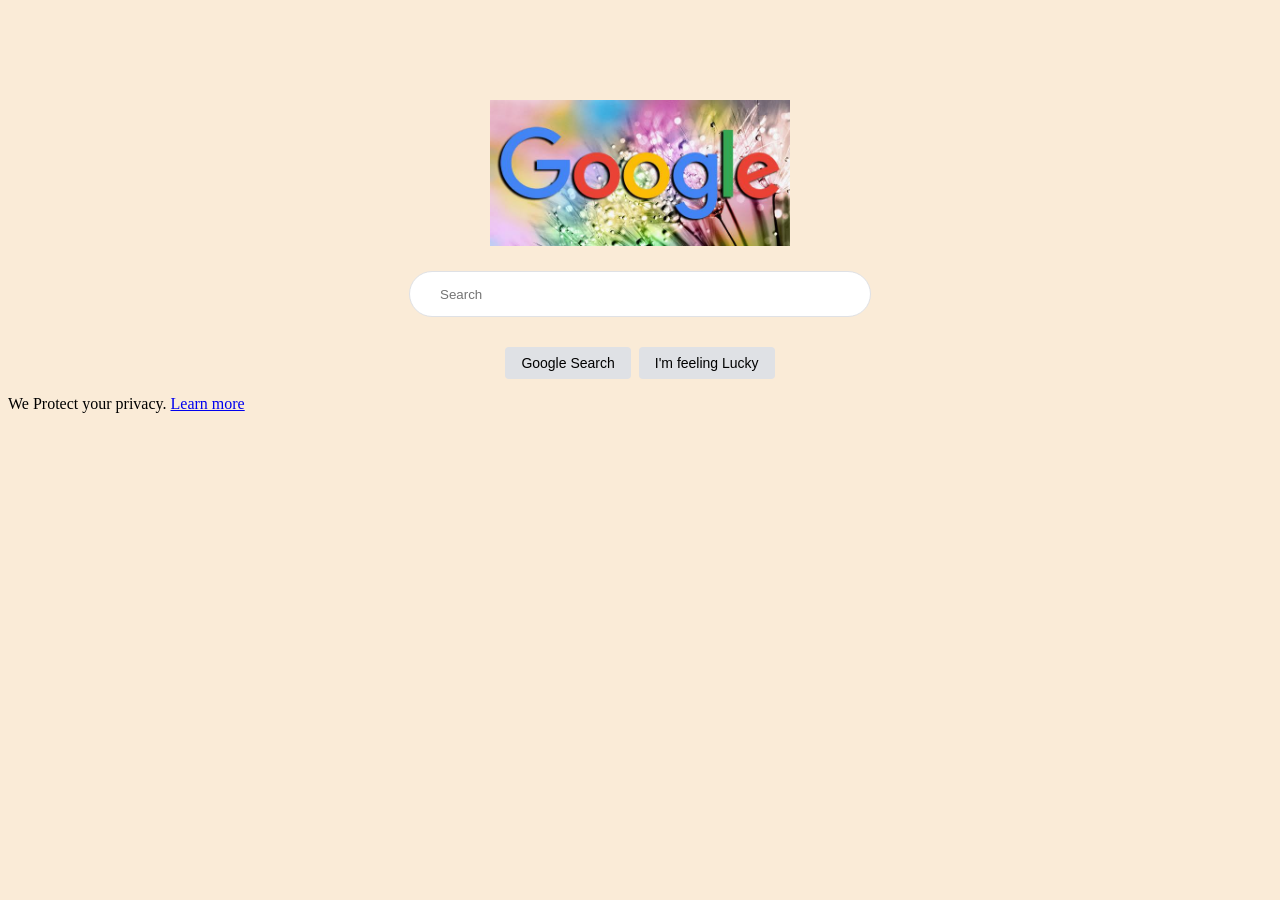
<file: HTML and CSS/2_Google Project/index.html>
<!DOCTYPE html>
<html lang="en">

<head>
    <meta charset="UTF-8">
    <meta name="viewport" content="width=device-width, initial-scale=1.0">
    <title>Document</title>
    <link rel="stylesheet" href="style.css">
</head>

<body>
    <div class="main">
        <img class="logo-img" src="google.jpg" alt="google Img">
        <input class="search-input" type="text" placeholder="Search">
    </div>
    <div class="btn-wrapper">
        <button>Google Search</button>
        <button>I'm feeling Lucky</button>
    </div>

    <p>We Protect your privacy. <a href="#">Learn more</a></p>
</body>

</html>
</file>
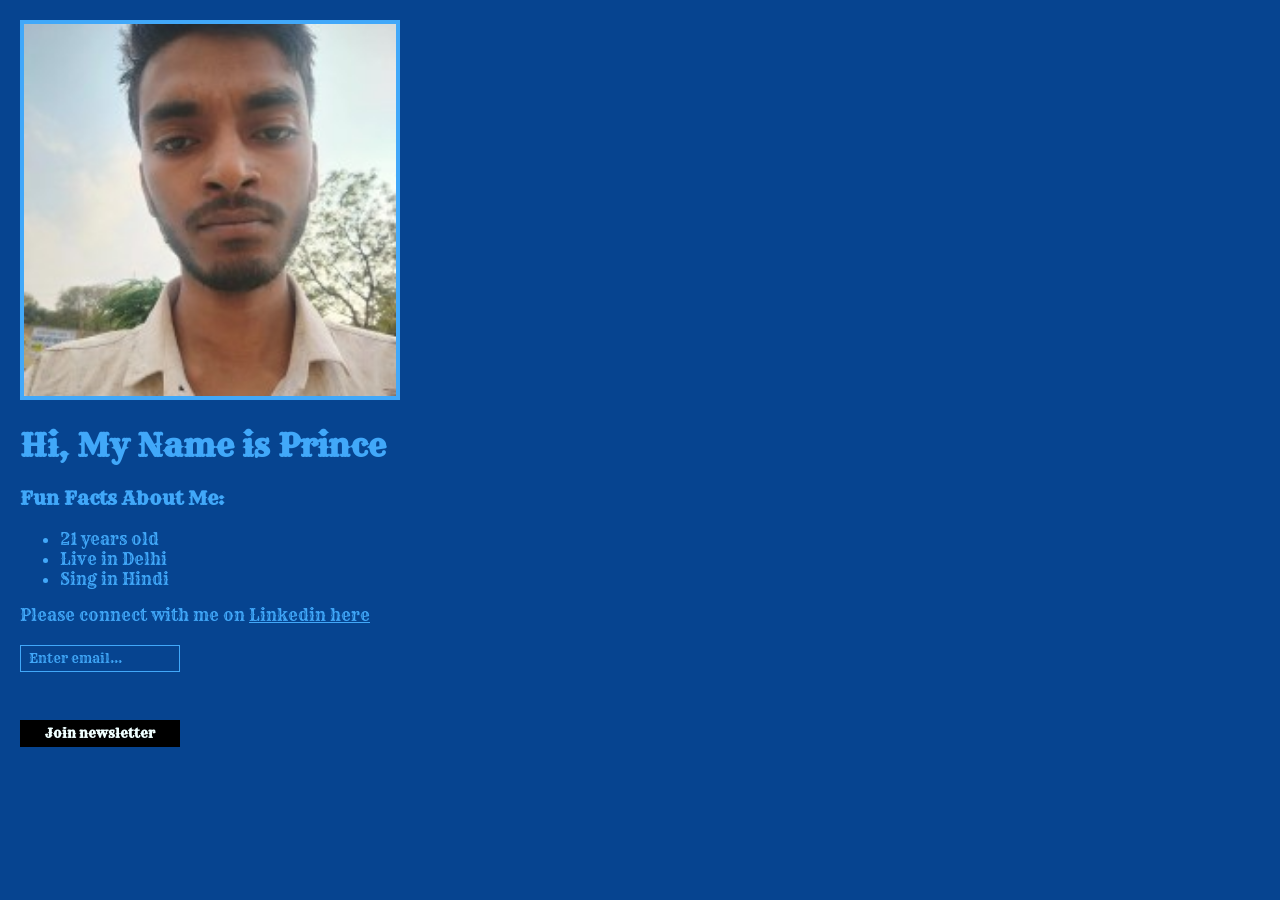
<file: HTML and CSS/3_MySelf/index.html>
<!DOCTYPE html>
<html lang="en">

<head>
    <meta charset="UTF-8">
    <meta name="viewport" content="width=device-width, initial-scale=1.0">
    <title>My Self</title>
    <link rel="stylesheet" href="style.css" />
    <link
        href="https://fonts.googleapis.com/css2?family=Bangers&family=Black+Ops+One&family=Creepster&family=La+Belle+Aurore&family=MedievalSharp&family=Orbitron&family=Rye&display=swap"
        rel="stylesheet">
    <script src="script.js"></script>
</head>

<body>
    <img src="Boss Pic.jpg" alt="Boss Picture">
    <h1>Hi, My Name is Prince</h1>
    <h3>Fun Facts About Me:</h3>
    <ul>
        <li>21 years old</li>
        <li>Live in Delhi</li>
        <li>Sing in Hindi</li>
    </ul>

    <p>Please connect with me on <a href="#" target="_blank">Linkedin here</a></p>

    <input type="text" placeholder="Enter email..."><br><br>
    <button style="background-color: black; color: azure;">Join newsletter</button>

</body>

</html>
</file>
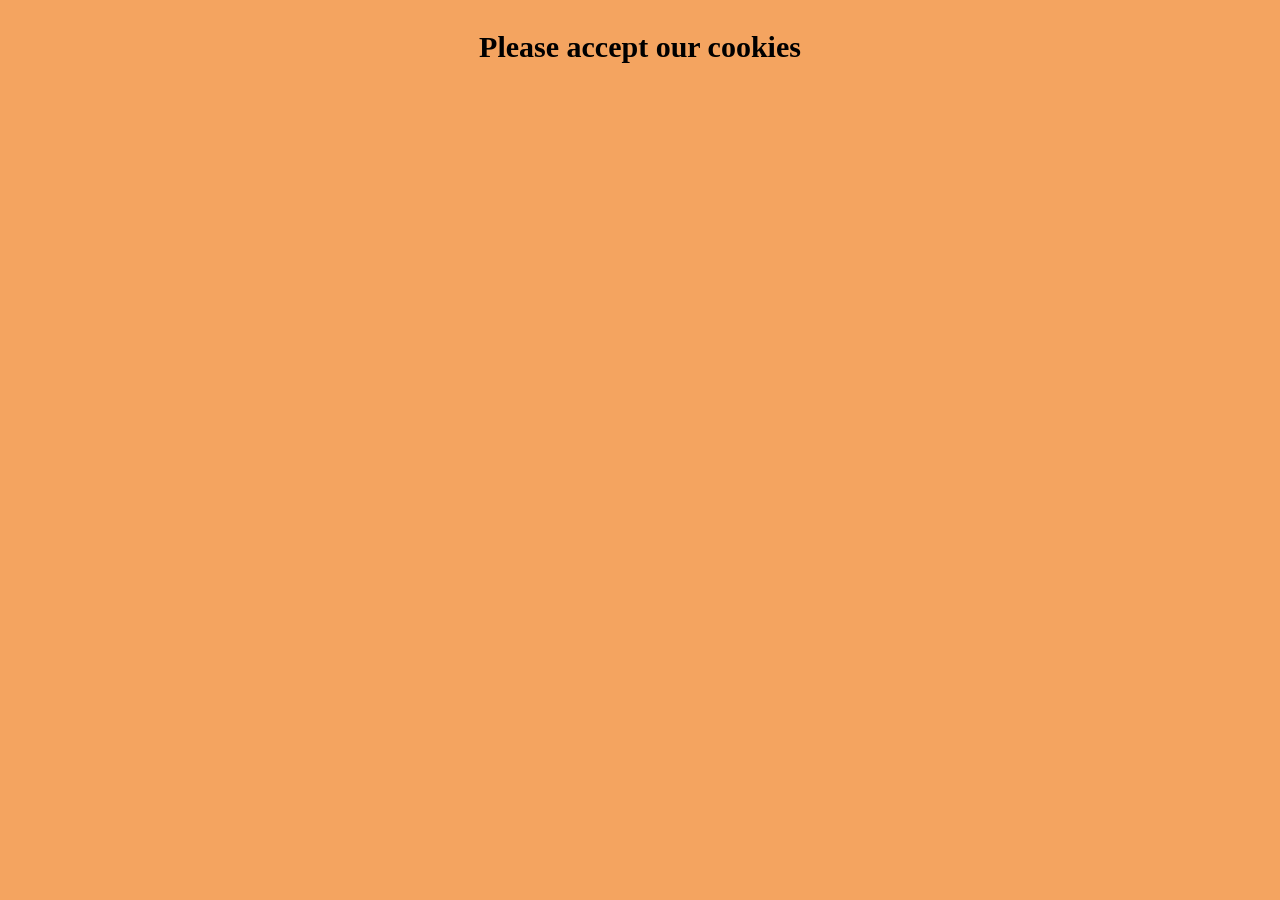
<file: HTML and CSS/4_CSS_Intro/index.html>
<!DOCTYPE html>
<html lang="en">
<head>
    <meta charset="UTF-8">
    <meta name="viewport" content="width=device-width, initial-scale=1.0">
    <title>CSS Intro</title>
    <link rel="stylesheet" href="style.css">
</head>
<body>
    Please accept our cookies
</body>
</html>
</file>
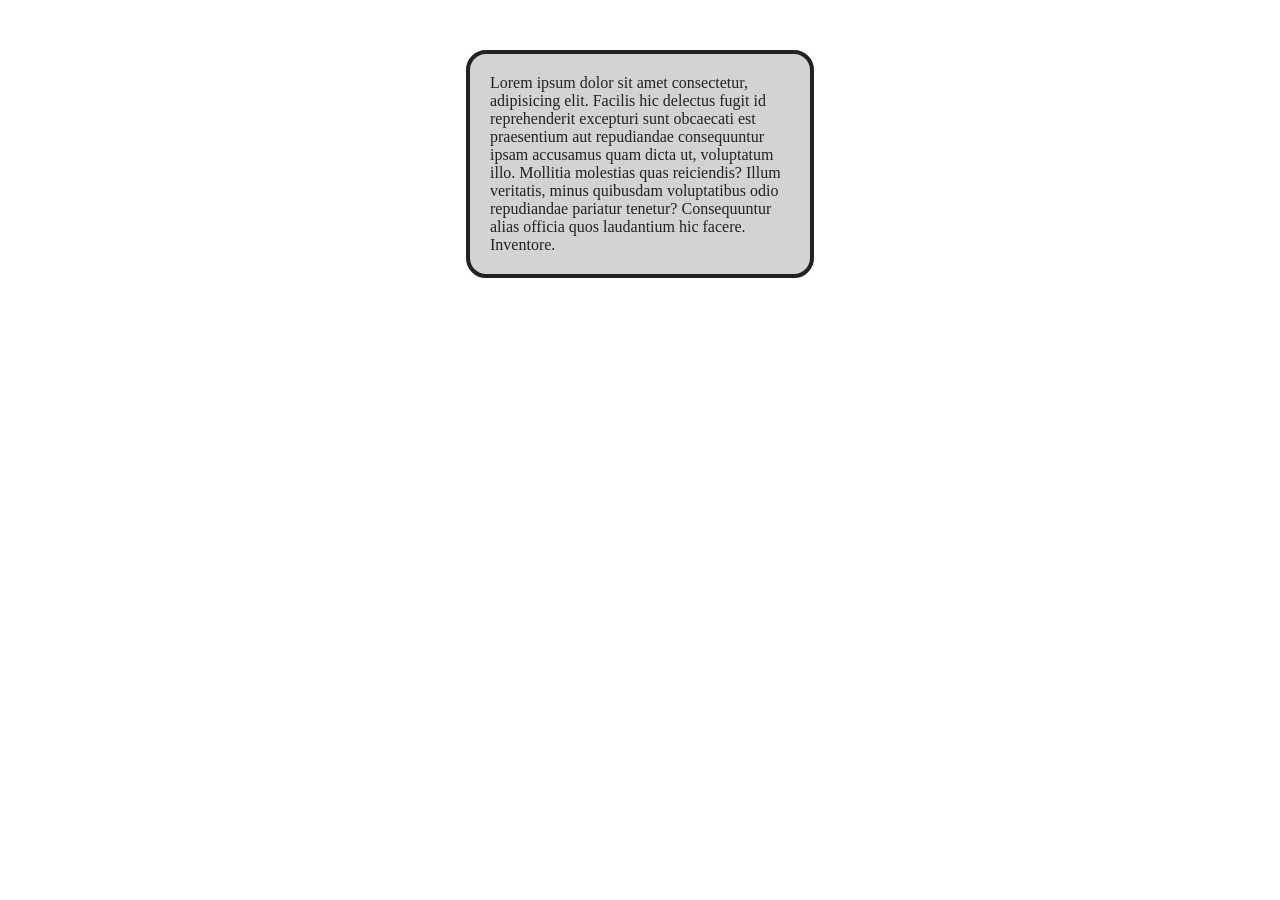
<file: HTML and CSS/6_Border/index.html>
<!DOCTYPE html>
<html lang="en">

<head>
    <meta charset="UTF-8">
    <meta name="viewport" content="width=device-width, initial-scale=1.0">
    <title>Border and Border Radius</title>
    <link rel="stylesheet" href="style.css">
</head>

<body>
    <p class="card">Lorem ipsum dolor sit amet consectetur, adipisicing elit. Facilis hic delectus fugit id reprehenderit excepturi
        sunt obcaecati est praesentium aut repudiandae consequuntur ipsam accusamus quam dicta ut, voluptatum illo.
        Mollitia molestias quas reiciendis? Illum veritatis, minus quibusdam voluptatibus odio repudiandae pariatur
        tenetur? Consequuntur alias officia quos laudantium hic facere. Inventore.</p>
</body>

</html>
</file>
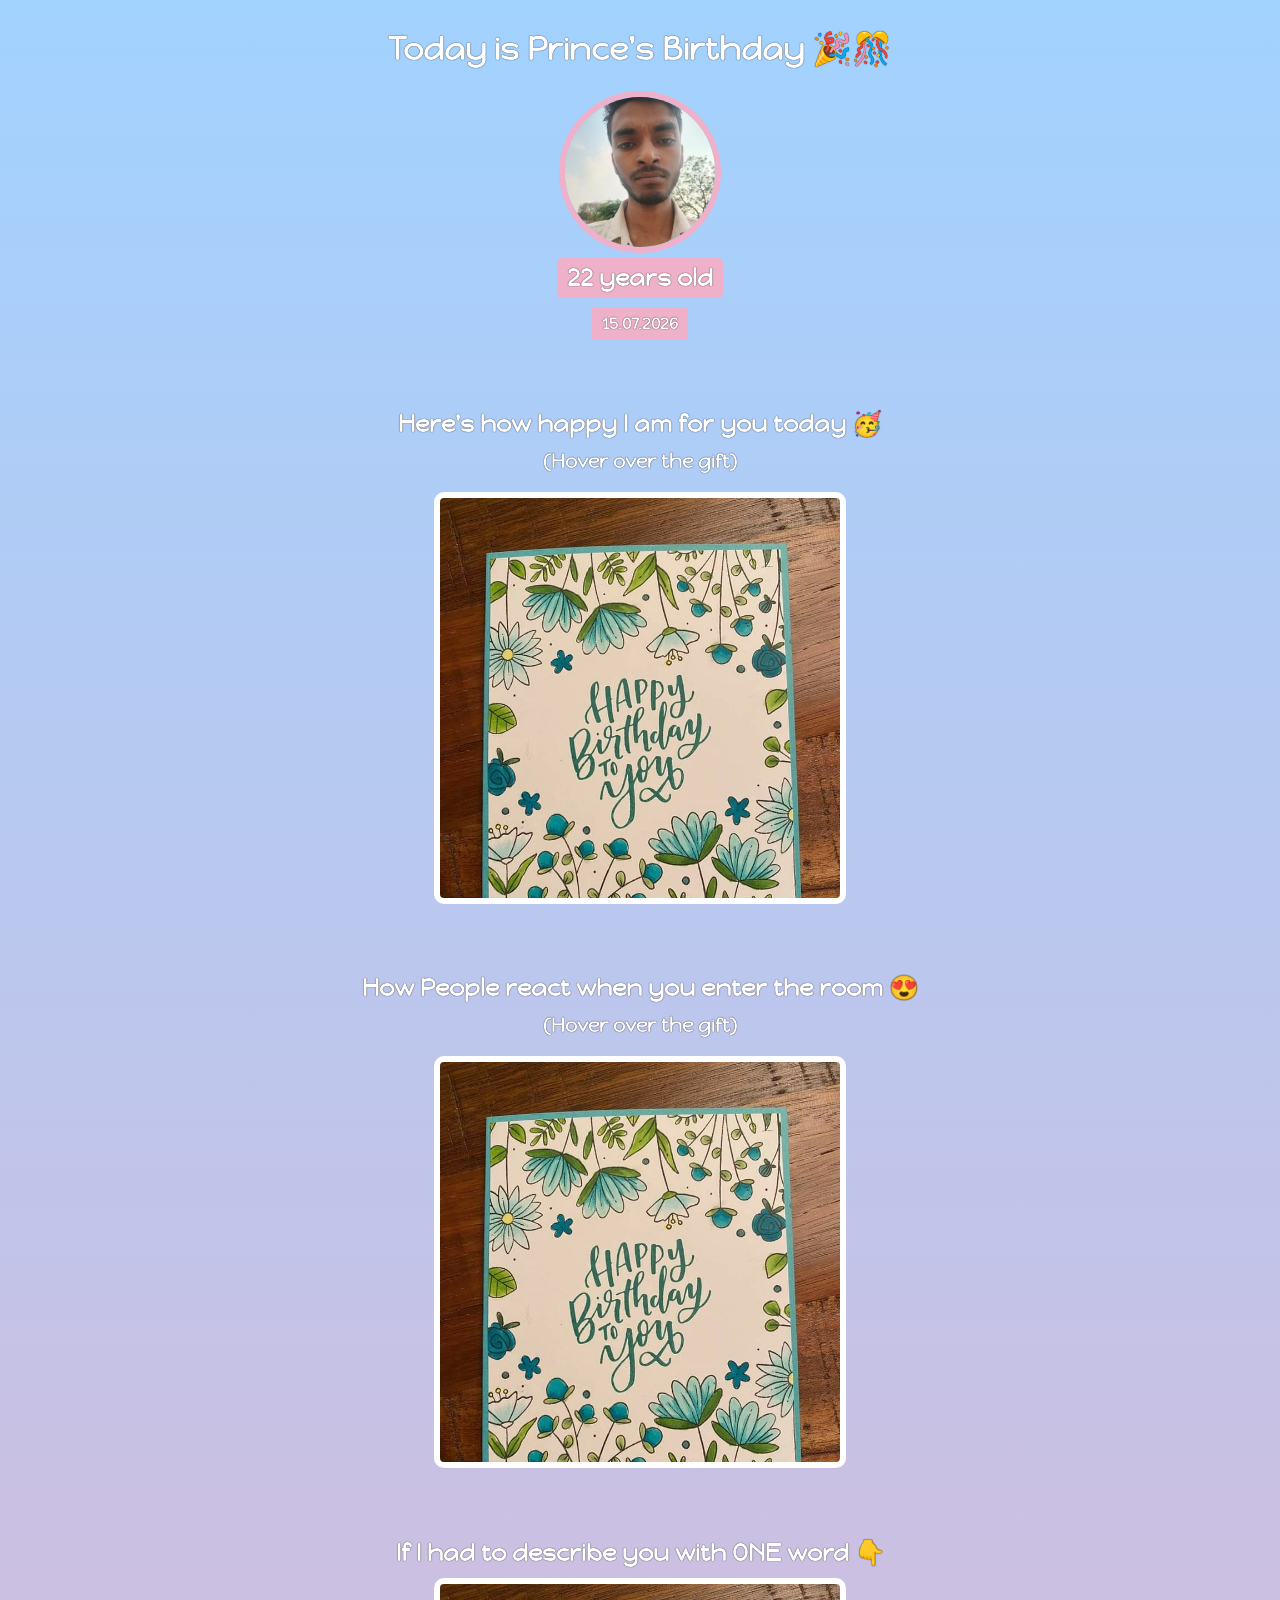
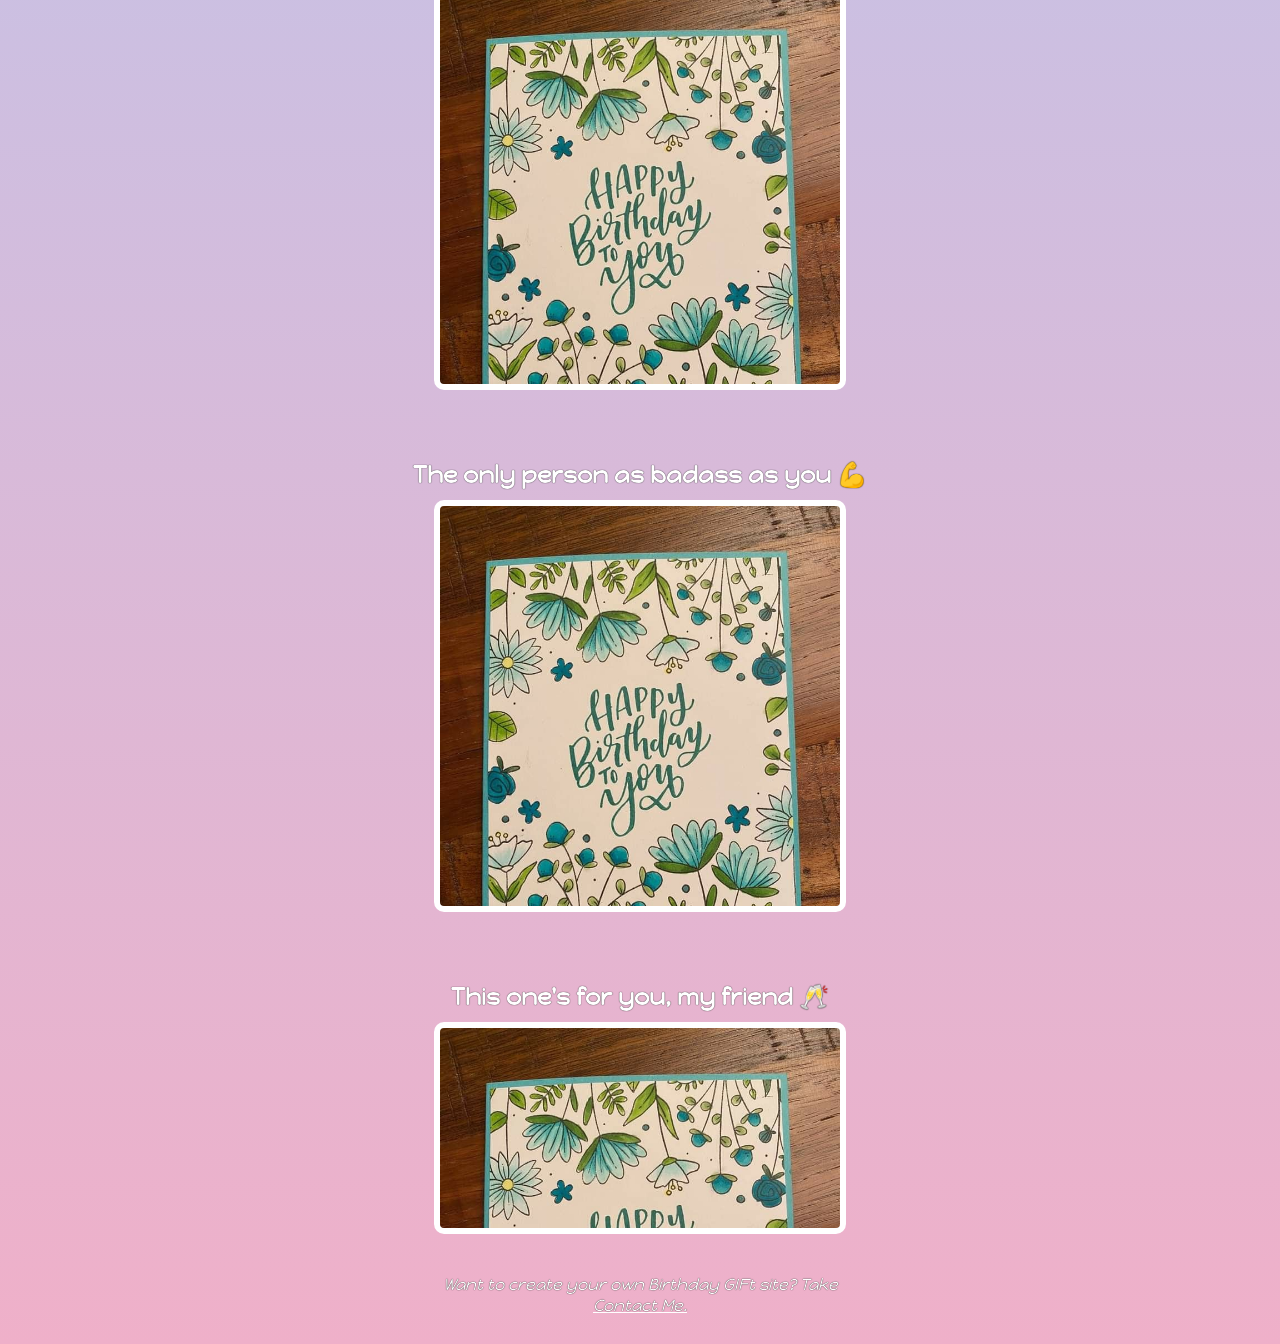
<file: HTML and CSS/Birthday_Gift_site!/index.html>
<!DOCTYPE html>
<html lang="en">

<head>
    <meta charset="UTF-8">
    <meta name="viewport" content="width=device-width, initial-scale=1.0">
    <title>Happy Birthday🥳</title>
    <link rel="stylesheet" href="style.css">
    <link rel="preconnect" href="https://fonts.googleapis.com">
    <link rel="preconnect" href="https://fonts.gstatic.com" crossorigin>
    <link
        href="https://fonts.googleapis.com/css2?family=Changa+One:ital@0;1&family=Climate+Crisis:YEAR@1979&family=Happy+Monkey&family=Sour+Gummy:ital,wght@0,100..900;1,100..900&display=swap"
        rel="stylesheet">
</head>

<body>
    <div id="header">
        <h1>Today is Prince's Birthday 🎉🎊</h1>
        <img src="images/Boss Pic.jpg" alt="Birthday Boy Picture" id="Birthday-boy-img">
        <h2 id="bday-age">22 years old</h2>
        <h4 id="bday-date">15.07.2026</h4>
    </div>

    <div class="gift-section">
        <h2 class="gift-title">Here's how happy I am for you today 🥳</h2>
        <h3 class="gift-hint">(Hover over the gift)</h3>
        <div class="gift-img" id="gift-img-happy"></div>
    </div>

    <div class="gift-section">
        <h2 class="gift-title">How People react when you enter the room 😍</h2>
        <h3 class="gift-hint">(Hover over the gift)</h3>
        <div class="gift-img" id="gift-img-hot"></div>
    </div>

    <div class="gift-section">
        <h2 class="gift-title">If I had to describe you with ONE word 👇</h2>
        <div class="gift-img" id="gift-img-genius"></div>
    </div>

    <div class="gift-section">
        <h2 class="gift-title">The only person as badass as you 💪</h2>
        <div class="gift-img" id="gift-img-badass"></div>
    </div>

    <div class="gift-section">
        <h2 class="gift-title">This one's for you, my friend 🥂</h2>
        <div class="gift-img" id="gift-img-cheers"></div>
    </div>

    <p id="footer">Want to create your own Birthday GIFt site? Take <a
            href="https://www.linkedin.com/in/prince-singh-188676280/" target="_blank">Contact Me.</a></p>


</body>

</html>
</file>
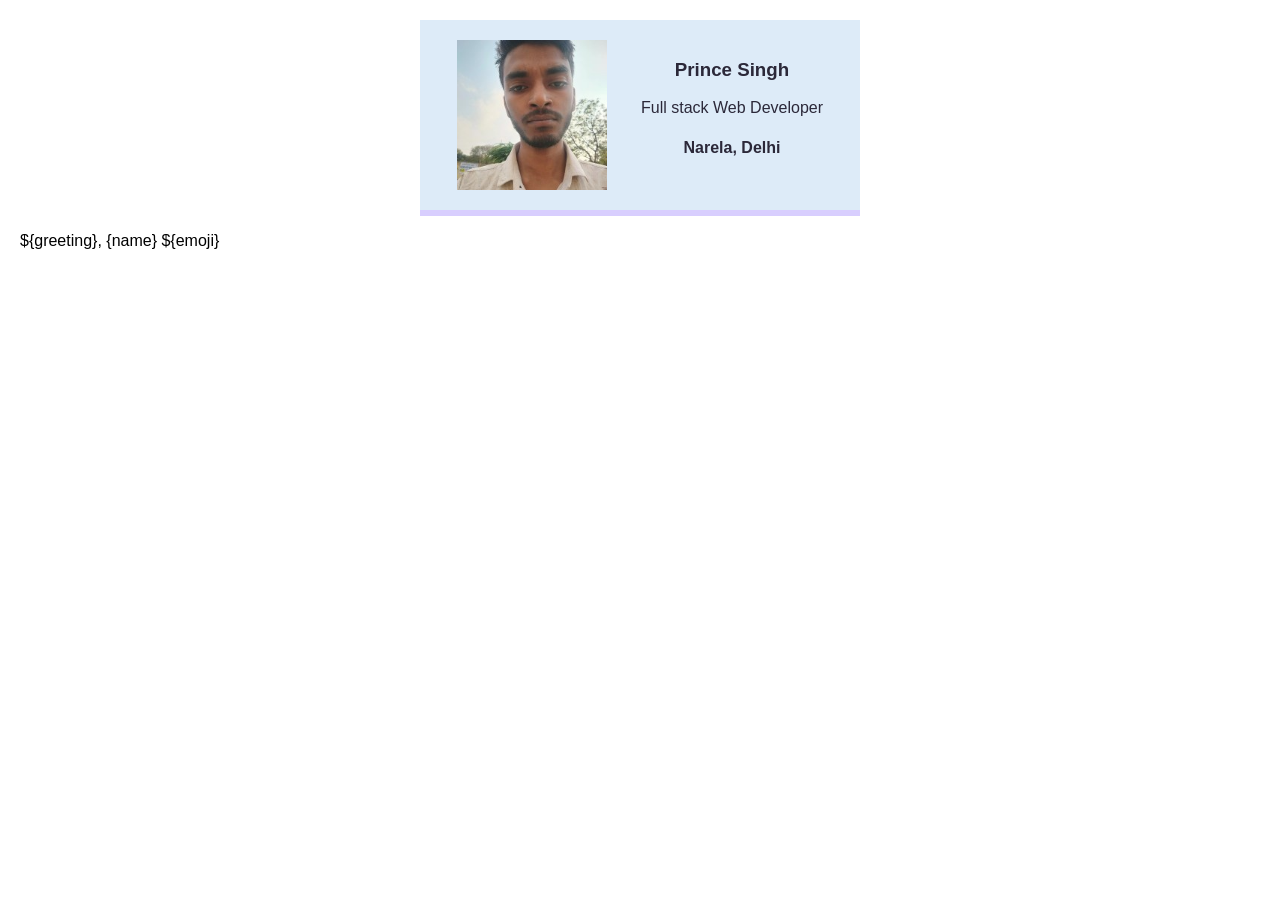
<file: HTML and CSS/Business Card/index.html>
<!DOCTYPE html>
<html lang="en">

<head>
    <meta charset="UTF-8">
    <meta name="viewport" content="width=device-width, initial-scale=1.0">
    <title>Business Card</title>
    <link rel="stylesheet" href="style.css">
</head>

<body>
    <div class="card">
        <img src="Boss Pic.jpg" alt="Boss Pic" class="avatar">
        <div>
            <h3>Prince Singh</h3>
            <p>Full stack Web Developer</p>
            <h4>Narela, Delhi</h4>
        </div>
    </div>

    <p id="welcome-el"></p>
    <script src="index.js"></script>
</body>

</html>
</file>
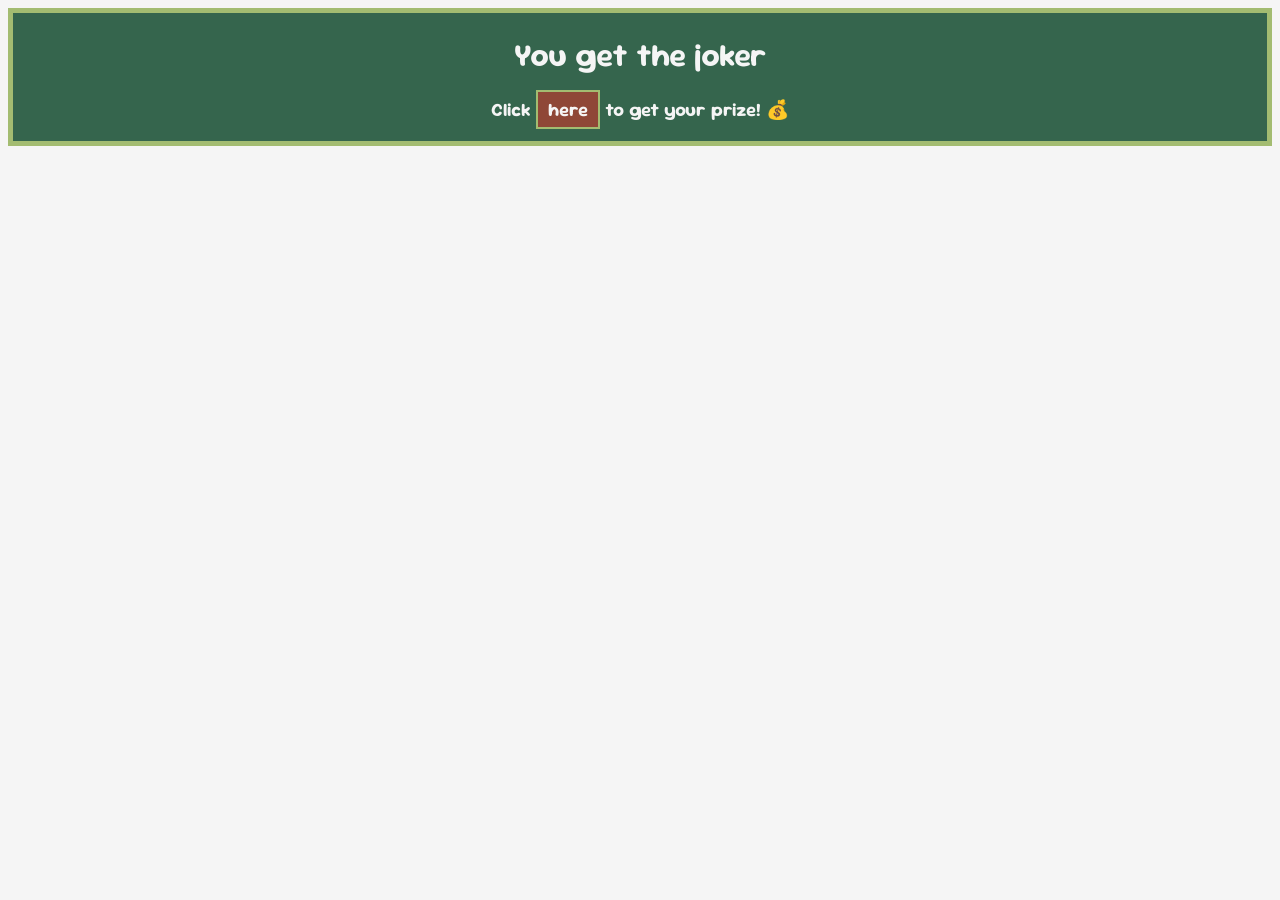
<file: HTML and CSS/Casino/index.html>
<!DOCTYPE html>
<html lang="en">

<head>
    <meta charset="UTF-8">
    <meta name="viewport" content="width=device-width, initial-scale=1.0">
    <title>Joke Casino</title>
    <link rel="stylesheet" href="style.css">
    <link rel="preconnect" href="https://fonts.googleapis.com">
    <link rel="preconnect" href="https://fonts.gstatic.com" crossorigin>
    <link
        href="https://fonts.googleapis.com/css2?family=Changa+One:ital@0;1&family=Climate+Crisis:YEAR@1979&family=Sour+Gummy:ital,wght@0,100..900;1,100..900&display=swap"
        rel="stylesheet">
</head>

<body>
    <div class="ad">
        <h1>You get the joker</h1>
        <h3>Click <span class="cta">here</span> to get your prize! 💰</h3>
    </div>
</body>

</html>
</file>
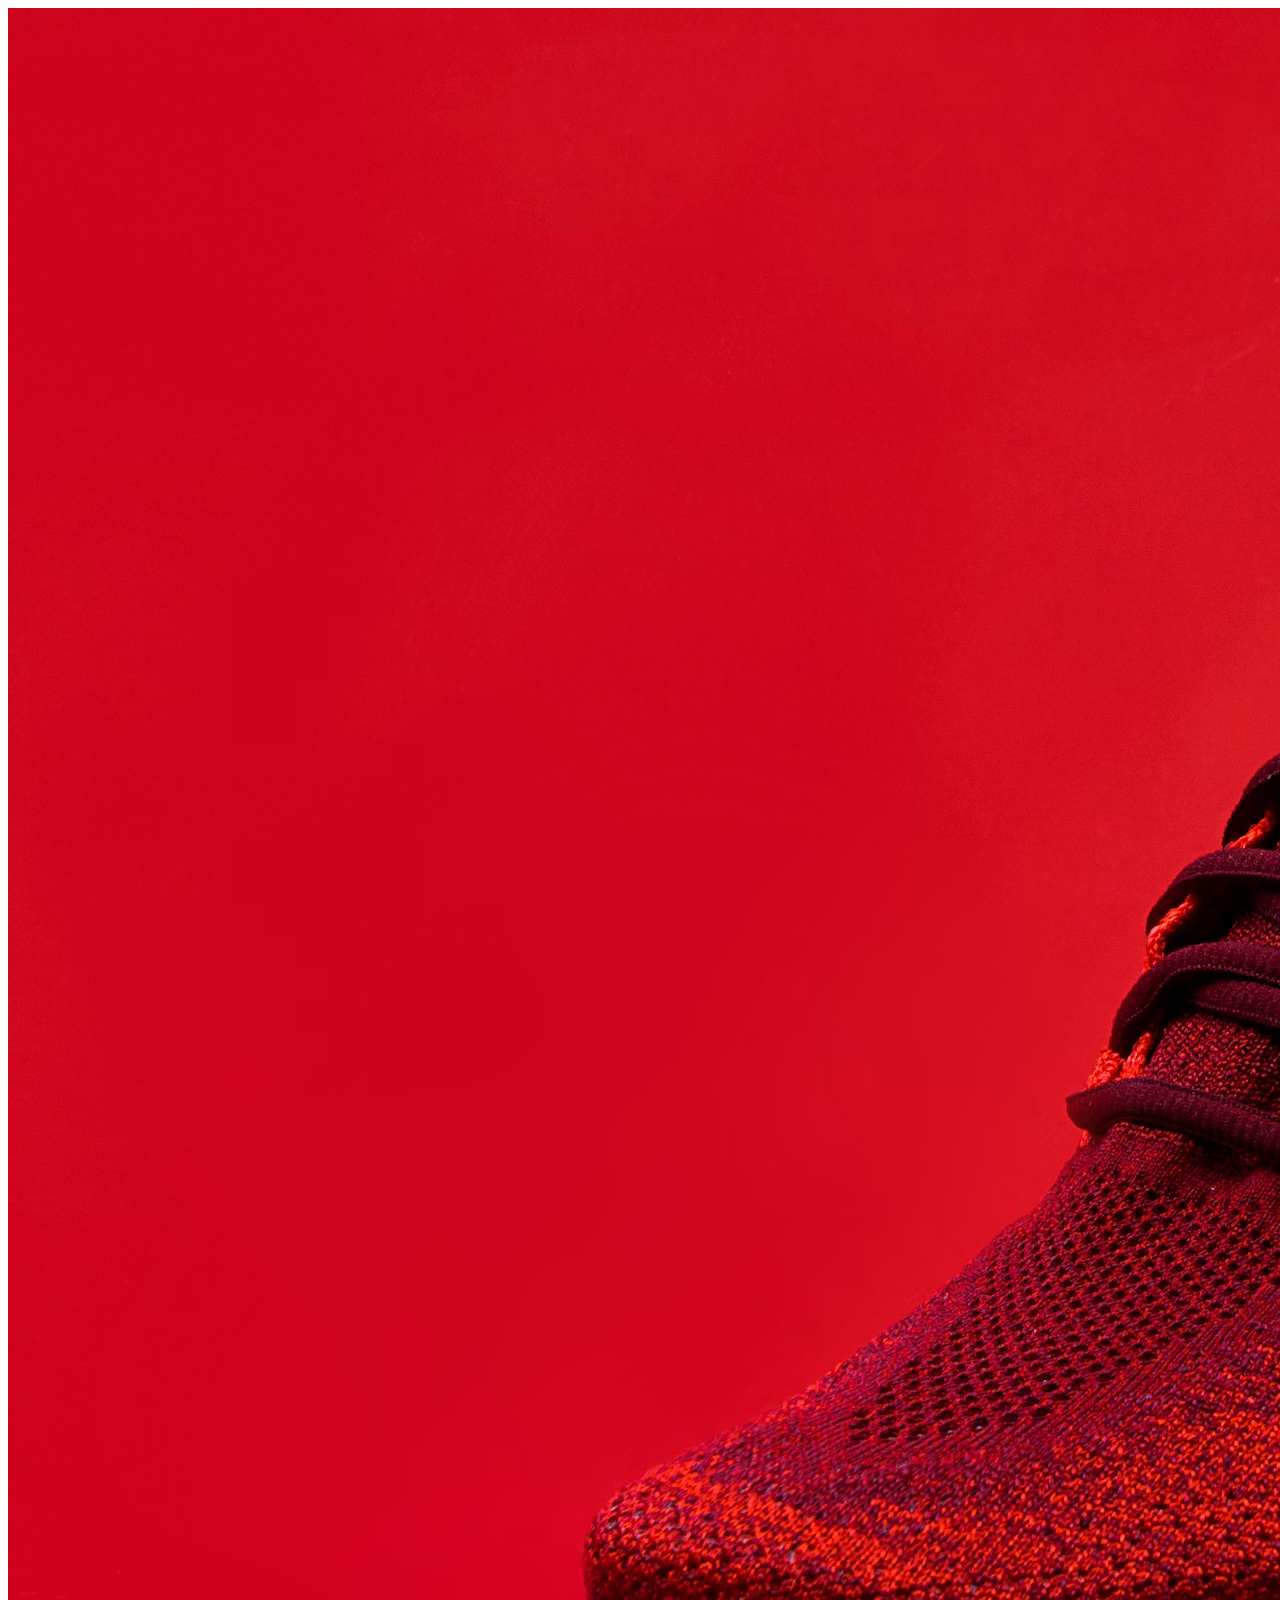
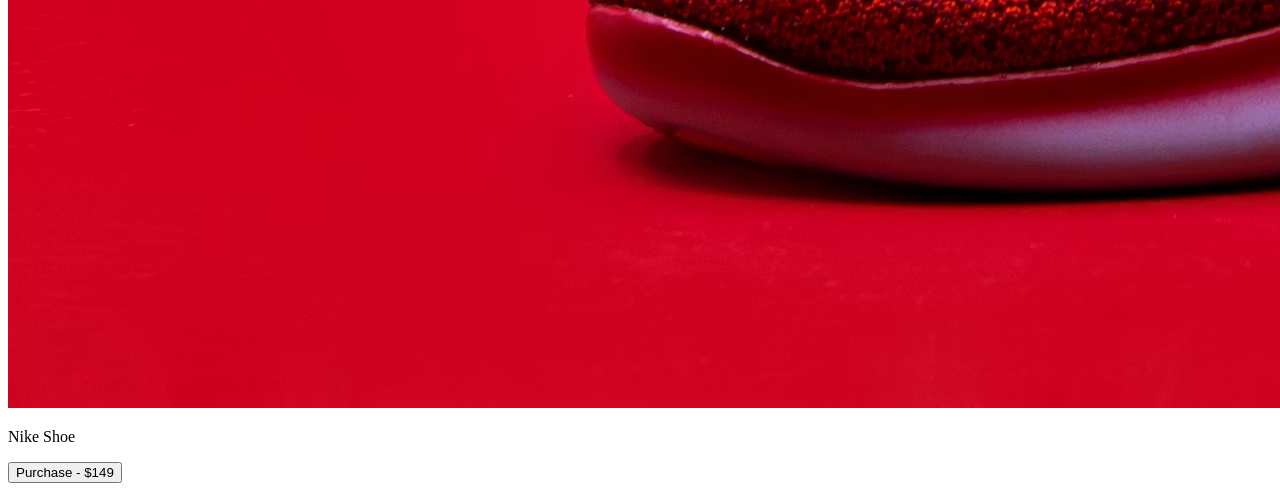
<file: HTML and CSS/E_Commerce/index.html>
<!DOCTYPE html>
<html lang="en">

<head>
    <meta charset="UTF-8">
    <meta name="viewport" content="width=device-width, initial-scale=1.0">
    <title>E Commerce</title>
    <link rel="stylesheet" href="style.css">
</head>

<body>
    <img src="images/shoe.avif" alt="Nike Shoe">
    <p>Nike Shoe</p>
    <button onclick="purchase()">Purchase - $149</button>
    <p id="error"></p>
    <script src="index.js"></script>
</body>

</html>
</file>
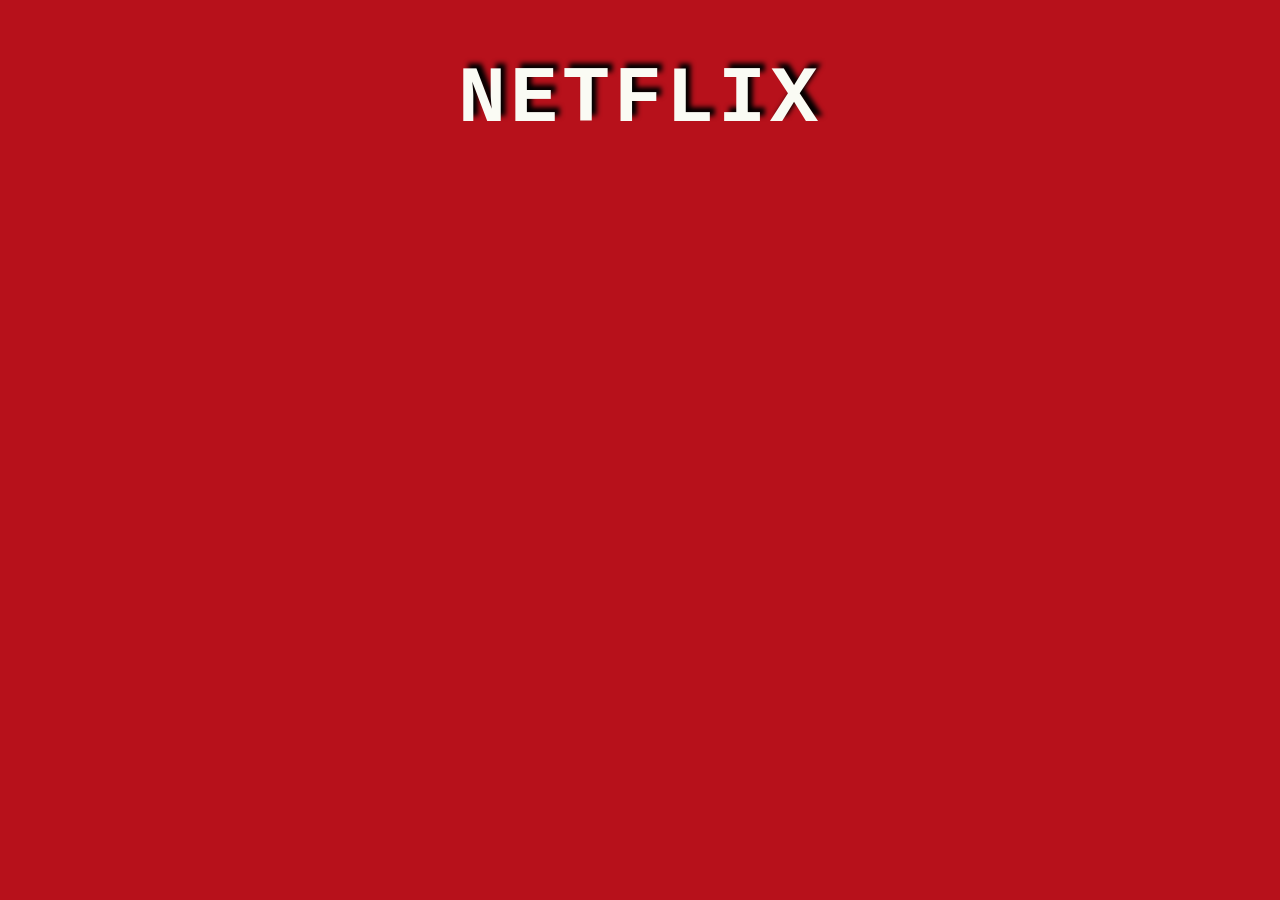
<file: HTML and CSS/Netflix/index.html>
<!DOCTYPE html>
<html lang="en">
<head>
    <meta charset="UTF-8">
    <meta name="viewport" content="width=device-width, initial-scale=1.0">
    <title>Netflix</title>
    <link rel="stylesheet" href="style.css">
</head>
<body>
    <h1>NETFLIX</h1>
</body>
</html>
</file>
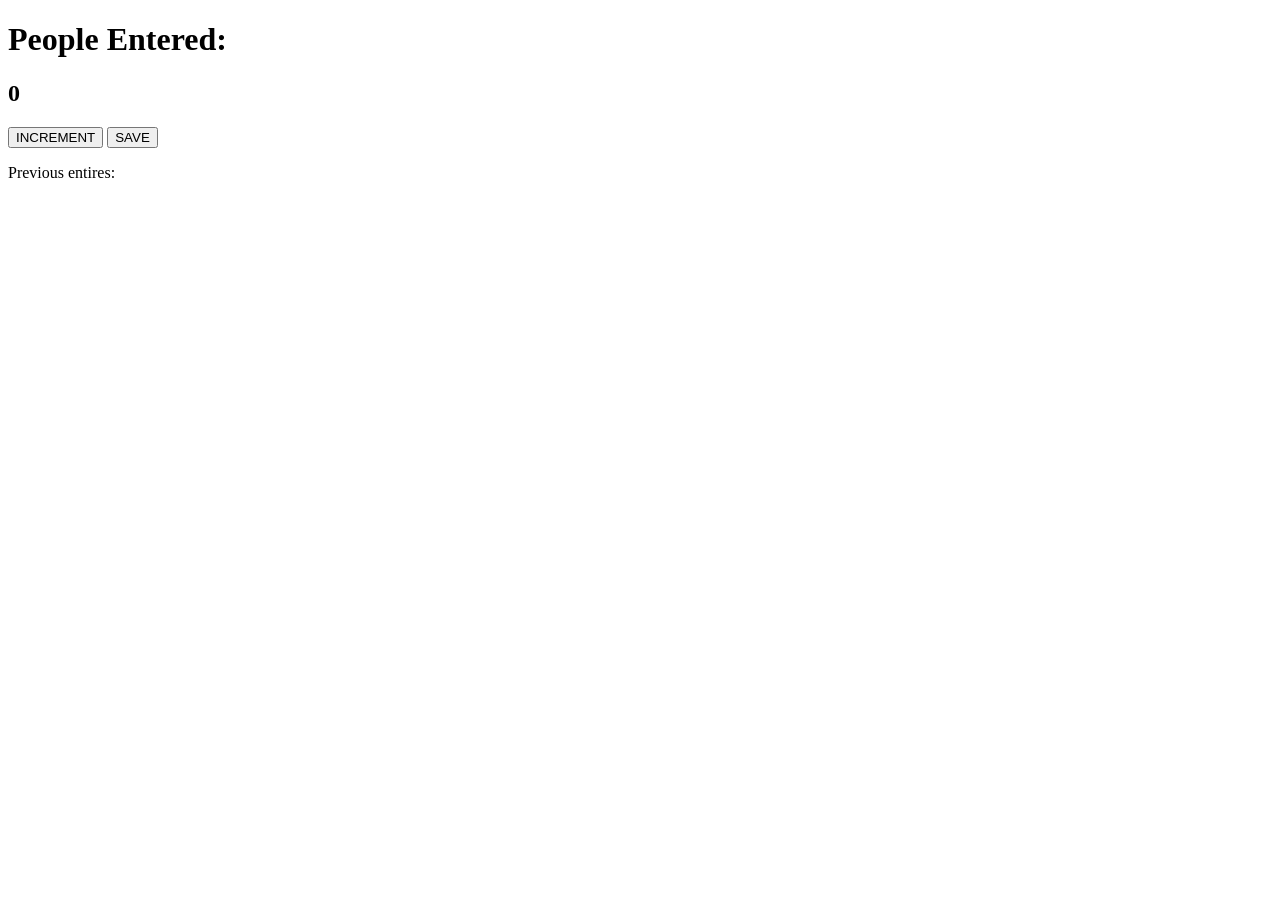
<file: HTML and CSS/siteWithJs/index.html>
<!DOCTYPE html>
<html lang="en">
<head>
    <meta charset="UTF-8">
    <meta name="viewport" content="width=device-width, initial-scale=1.0">
    <title>Coding with JS</title>
</head>
<body>
    <h1>People Entered:</h1>
    <h2 id="count-el">0</h2>
    <button id="increment-btn" onclick="increament()">INCREMENT</button> 
    <button id="save-btn" onclick="save()">SAVE</button> 
    <p id="save-el">Previous entires: </p>
    <script src="script.js">
        
    </script>
</body>
</html>
</file>
<file: HTML and CSS/2_Google Project/style.css>
body {
    background-color: antiquewhite;
    
}

.logo-img {
    width: 300px;
    /* Centering Element
    display: block;
    margin-left: auto;
    margin-right: auto; */
    display: block;
    margin-left: auto;
    margin-right: auto;
    margin-bottom: 25px;
}

.search-input {
    height: 24px;
    padding-bottom: 10px;
    padding-top: 10px;
    padding-left: 30px;
    padding-right: 30px;
    border: 1px solid #dfe1e5;
    border-radius: 24px;
    width: 400px;
    display: block;
    display: block;
    margin-left: auto;
    margin-right: auto;
}

.main {
    margin-top: 100px;
    text-align: center;
}

.btn-wrapper {
    display: flex;
    justify-content: center;
}

button {
    margin-left: 4px;
    margin-right: 4px;
    margin-top: 30px;
    background: #dfe1e5;
    border: none;
    padding-top: 8px;
    padding-bottom: 8px;
    padding-left: 16px;
    padding-right: 16px;
    border-radius: 4px;
    font-size: 14px;
}
</file>
<file: HTML and CSS/3_MySelf/style.css>
:root {
    --superhero: 'Bangers', cursive;
    --fantasy: 'MedievalSharp', cursive;
    --space: 'Orbitron', sans-serif;
    --military: 'Black Ops One', cursive;
    --romantic: 'La Belle Aurore', cursive;
    --scary: 'Creepster', cursive;
    --cowboy: 'Rye', cursive;
    --regular: sans-serif;
    --fantasy: 'MedievalSharp', cursive;
    --font: var(--regular);
    --sharp: 0;
    --soft: 10px;
    --round: 100px;
    
    --image: var(--soft);
    
    --background: #f5f5f5;
    --text: #222222;
    
    --light: var(--background);
    --dark: var(--text);
}


body, html {
    margin: 0;
    padding: 10px;
    background: var(--background);
    color: var(--text);
    font-family: var(--font);
}

img {
    width: 30%;
    border-radius: calc(var(--image) * 2);
    border: 4px solid var(--text);
}

a {
    color: var(--text);
}

input {
    display: block;
    margin: 20px 0 0;
    width: 160px;
    box-sizing: border-box;
    padding: 4px 8px;
    border-width: 1px; 
    border-style: solid;
    border-color:  var(--text);
    color: var(--text);
    background: none;
    border-radius: var(--image);
    font-family: var(--font);
}

::placeholder {
    color: var(--text);
}

button {
    border-radius: var(--image);
    padding: 5px 10px;
    border: none;
    background: var(--text);
    color: var(--background);
    font-weight: bold;
    box-sizing: border-box;
    display: block;
    margin: 8px 0;
    cursor: pointer;
    font-family: var(--font);
    width: 160px;
}
</file>
<file: HTML and CSS/4_CSS_Intro/style.css>
body {
    background-color: sandybrown;
    color: black;
    font-size: 30px;
    font-weight: bold;
    text-align: center;
    margin-top: 30px;

}
</file>
<file: HTML and CSS/6_Border/style.css>
.card {
    color: #222222;
    background: lightgray;
    width: 300px;
    margin-top: 50px;
    margin-left: auto;
    margin-right: auto;

    border: 4px solid #222222;
    /* border: 8px dotted #ffffff; */
    border-radius: 20px;

    padding-top: 20px;
    padding-right: 20px;
    padding-bottom: 20px;
    padding-left: 20px;
}
</file>
<file: HTML and CSS/Birthday_Gift_site!/style.css>
#Birthday-boy-img {
    width: 150px;
    /* Must match width */
    border-radius: 50%;
    border: 6px solid #EFB0C9;

}

body {
    text-align: center;
    font-family: 'Happy Monkey', cursive;
    background: linear-gradient(#a2d2ff, #EFB0C9);
    color: #ffffff;
    display: flex;
    flex-direction: column;
    align-items: center;

}

/* Group Selector  */
h1,
h2,
h3,
h4,
p {
    text-shadow: 0px 0px 1px black;
}

#bday-age {
    background: #EFB0C9;
    padding: 5px 10px;
    border-radius: 5px;
    margin: 5px 0 10px 0;
}

#bday-date {
    margin: 0;
    background: #EFB0C9;
    align-items: center;
    padding: 5px 10px;
}

#header {
    display: flex;
    flex-direction: column;
    align-items: center;
}

.gift-section {
    margin-top: 50px;
}

.gift-title {
    margin-bottom: 10px;
}

.gift-hint {
    margin-top: 0;
}

.gift-img {
    margin: 0 auto;
    width: 400px;
    height: 400px;
    border: 6px solid white;
    border-radius: 10px;
    background-image: url("images/gift-cover.jpg");
    background-size: cover;
}

#gift-img-happy:hover {
    background-image: url("images/bday-gift.gif");
}

#gift-img-hot:hover {
    background-image: url("images/bday-cake.webp");
}

#gift-img-genius:hover {
    background-image: url("images/genius.webp");
}

#gift-img-badass:hover {
    background-image: url("images/badass.gif");
}

#gift-img-cheers {
    height: 200px;
}

#gift-img-cheers:hover {
    background-image: url("https://media2.giphy.com/media/v1.Y2lkPTc5MGI3NjExcWJ3Z3NvZzU4bG0yZ2I2cmsyOGxpaWFnY25ldHY1ZWtzMjVmb2pjdCZlcD12MV9pbnRlcm5hbF9naWZfYnlfaWQmY3Q9Zw/yziuK6WtDFMly/giphy.gif");
}

#footer {
    font-style: italic;
    width: 400px;
    margin: 40px auto 20px;
}

a {
    color: white;
}
</file>
<file: HTML and CSS/Business Card/style.css>
body {
    margin: 20px;
    font-family: Verdana, Geneva, Tahoma, sans-serif;
}

.avatar {
    width: 150px;
}

.card {
     margin: 0 auto;
     width: 400px;
     padding: 20px;
     display: flex;
     justify-content: space-around;
     text-align: center;
     background: #ddebf8;
     color: #2b2839;
     border-bottom: 6px solid #d8cefe;
}

.border-blue {
    border: 1px dotted blue;
}
</file>
<file: HTML and CSS/Casino/style.css>
body {
    background: whitesmoke;
    color: whitesmoke;
    font-family: "Sour Gummy", sans-serif;
}

.ad {
    background: #35654d;
    border: 5px solid #A3BC71;
    text-align: center;
}

.cta {
    border: 2px solid #A3BC71;
    padding: 5px 10px;
    background: #8F4737;
}
</file>
<file: HTML and CSS/E_Commerce/style.css>
.nav-wrapper {
    display: flex;
    justify-content: center;
}

.item {
    text-align: center;
    border: 1px solid black;
    padding: 10px;
    margin-top: 10px;
    margin-bottom: 10px;
    margin-left: 10px;
    margin-right: 10px;
}
</file>
<file: HTML and CSS/Netflix/style.css>
body {
    letter-spacing: 4px;
    background: #b7111b;
    color: #fafbf4;
    text-align: center;
    font-family: 'Courier New', Courier, monospace;
}

h1 {
    font-size: 80px;
    text-shadow: 5px -5px 5px black;
}
</file>
